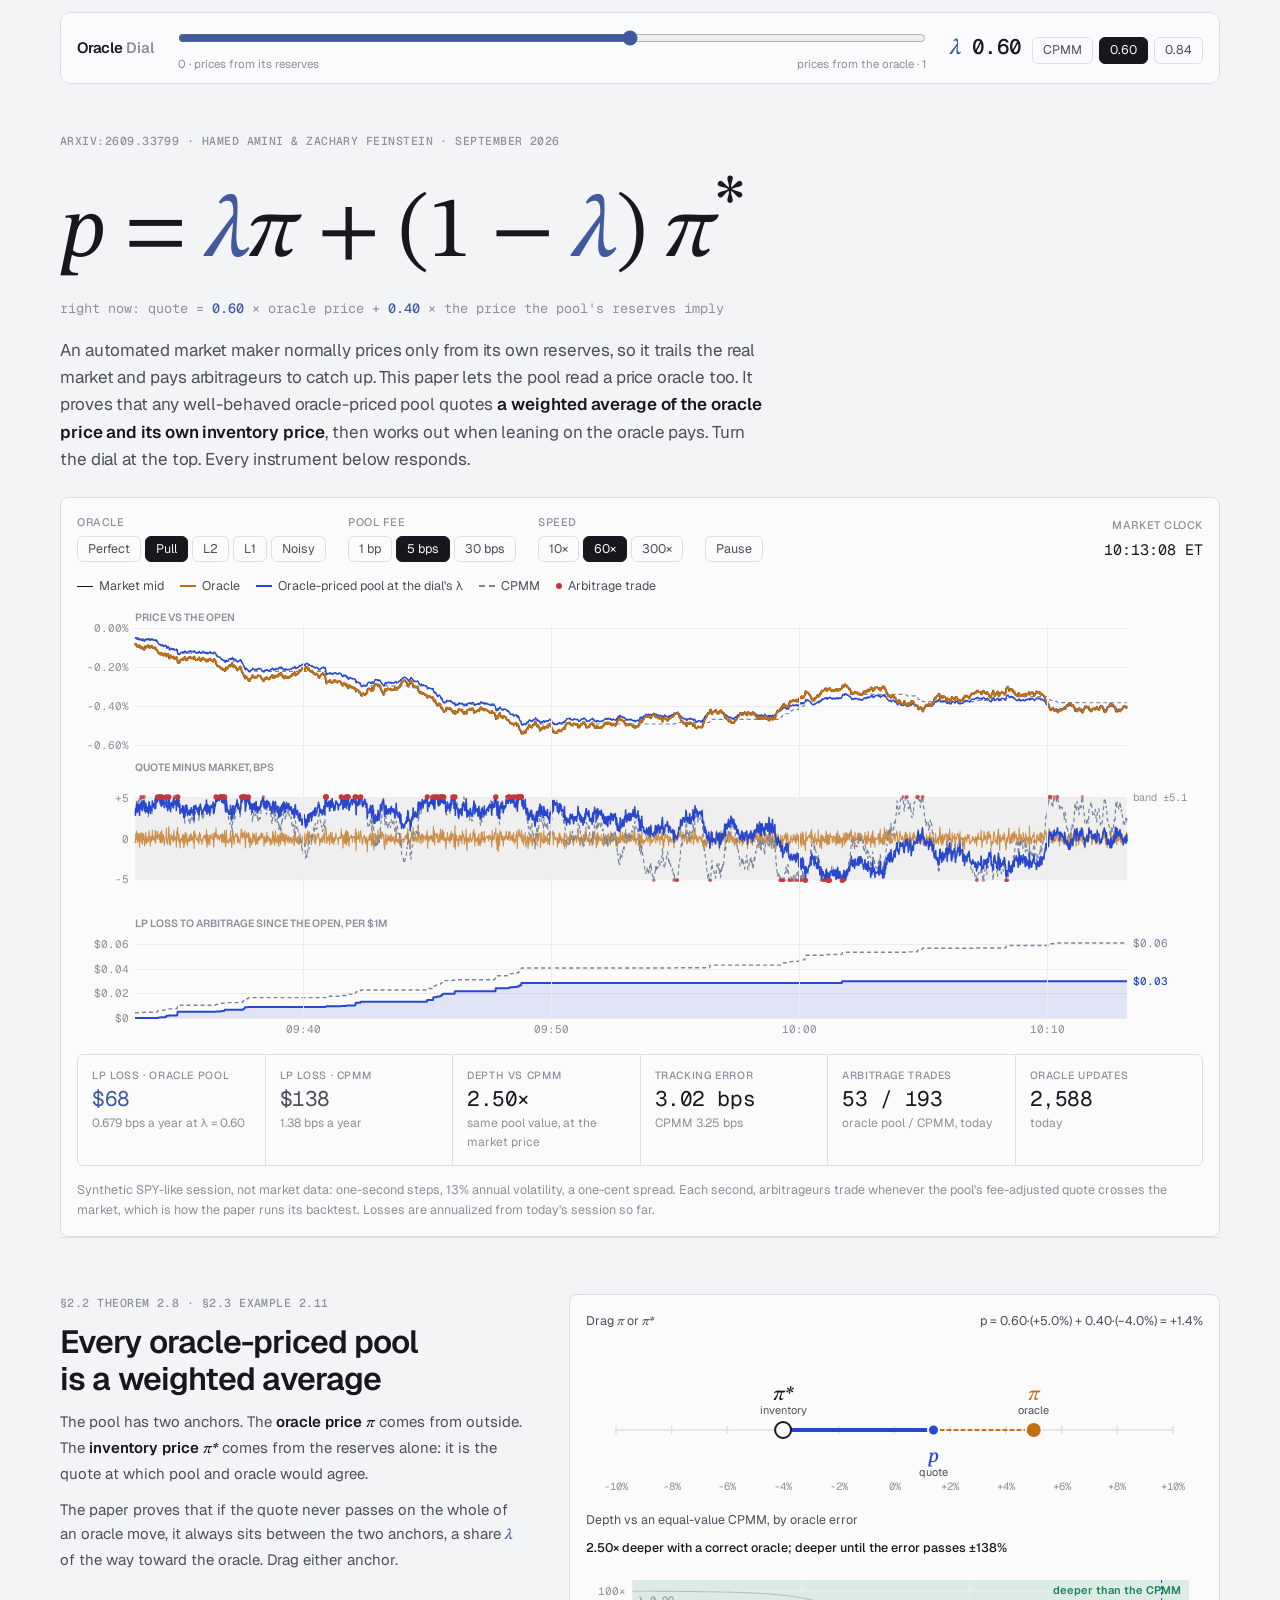
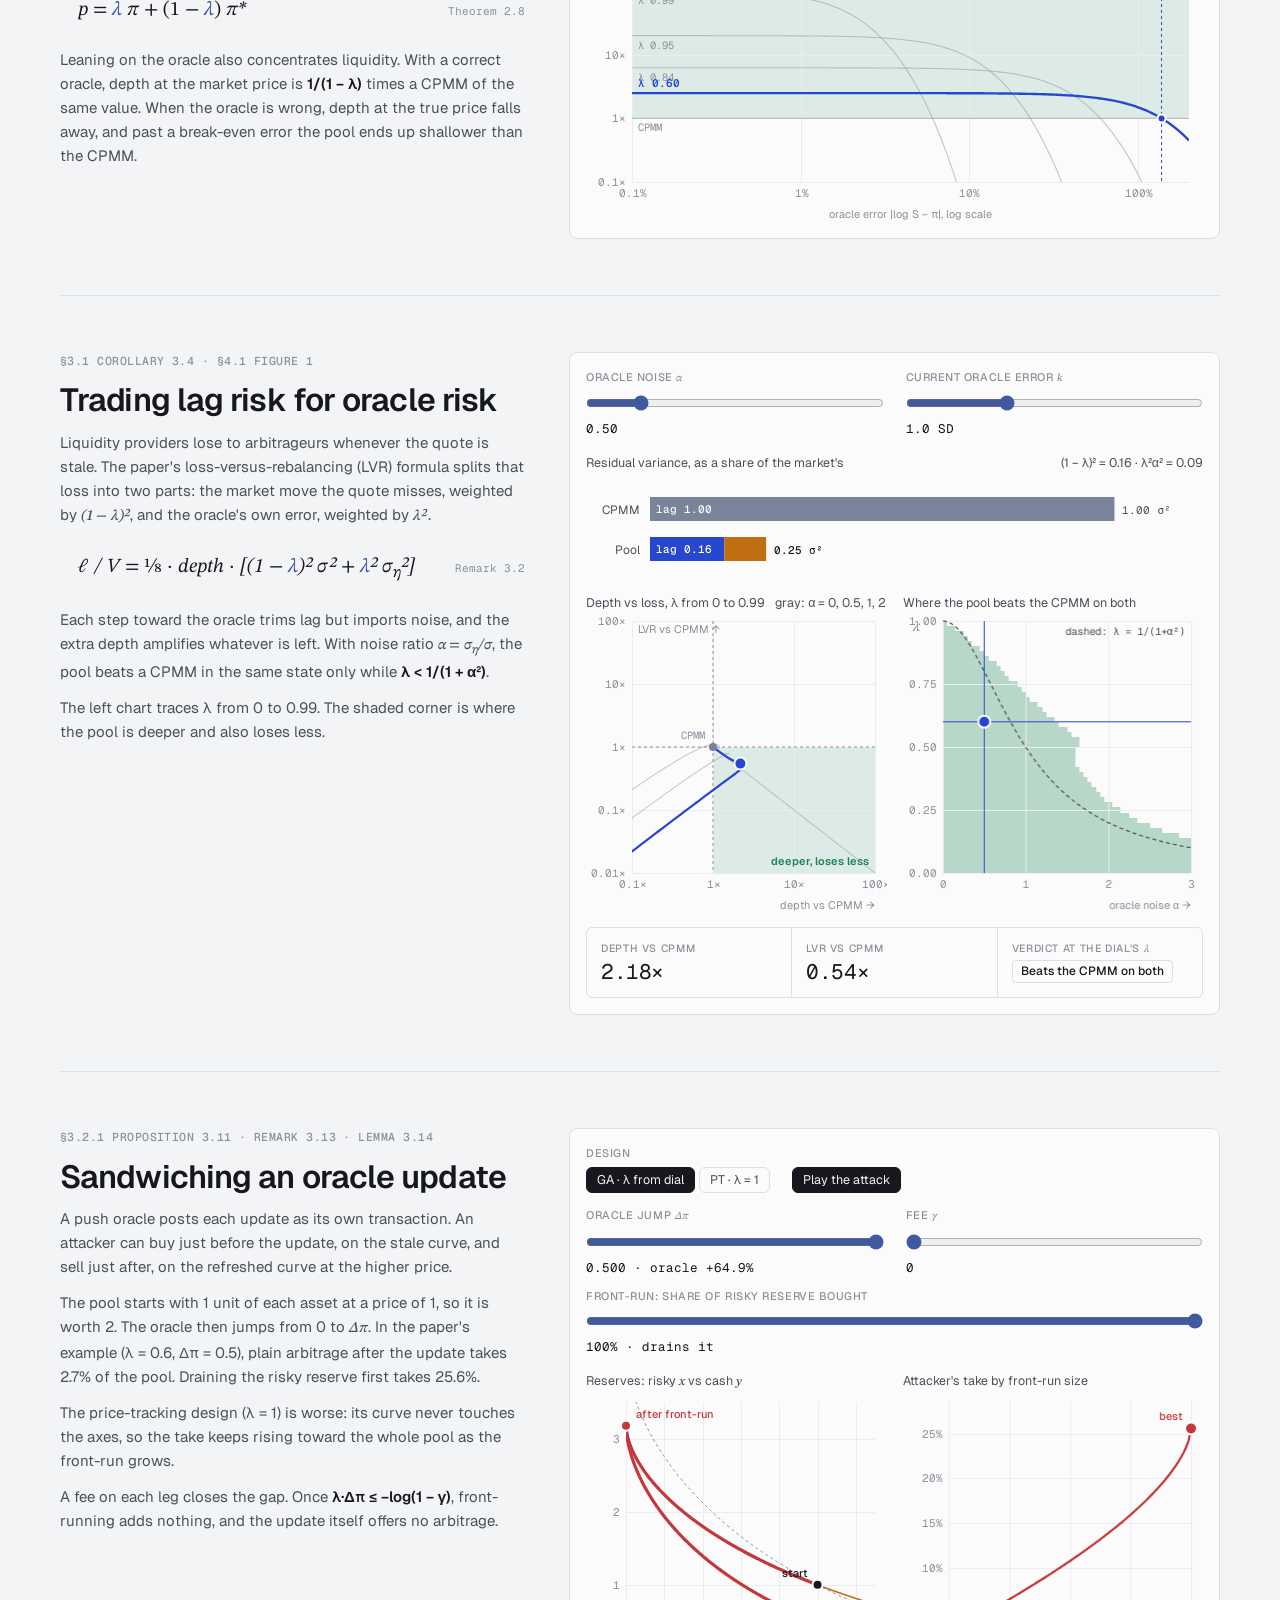
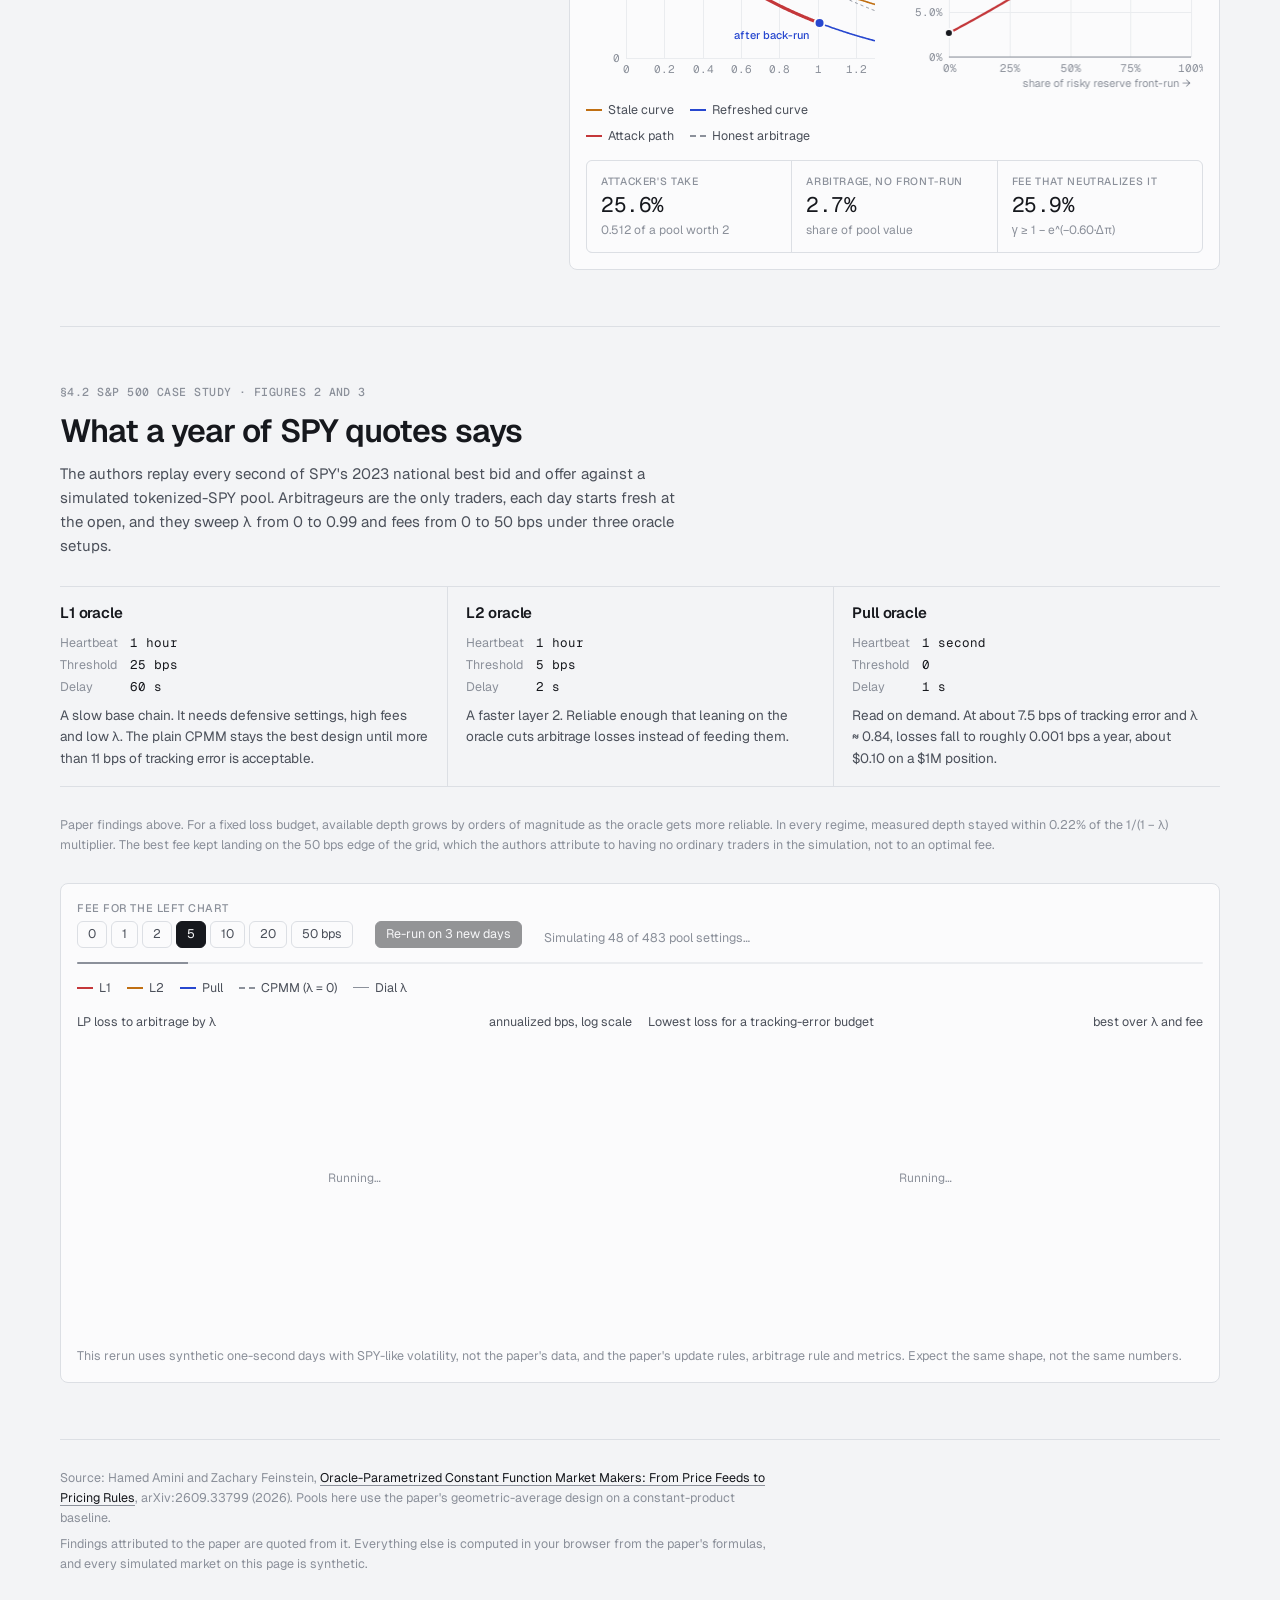
<file: index.html>
<!doctype html>
<html lang="en">
<head>
<meta charset="utf-8">
<meta name="viewport" content="width=device-width, initial-scale=1, viewport-fit=cover">
<title>Oracle Dial</title>
<meta name="description" content="Interactive companion to Amini and Feinstein's paper on oracle-parametrized AMMs: a live arbitrage simulation, the depth and LVR trade-off, an oracle-update sandwich, and a synthetic rerun of the SPY backtest.">
<link rel="canonical" href="https://op-amm.vercel.app/">
<meta name="theme-color" content="#f3f4f6" media="(prefers-color-scheme: light)">
<meta name="theme-color" content="#0f1012" media="(prefers-color-scheme: dark)">
<meta property="og:type" content="website">
<meta property="og:site_name" content="Oracle Dial">
<meta property="og:title" content="Oracle Dial">
<meta property="og:description" content="An interactive companion to Amini and Feinstein's paper on oracle-parametrized AMMs. Turn one dial and watch market depth, arbitrage losses and oracle risk respond.">
<meta property="og:url" content="https://op-amm.vercel.app/">
<meta property="og:image" content="https://op-amm.vercel.app/og.png">
<meta property="og:image:type" content="image/png">
<meta property="og:image:width" content="1200">
<meta property="og:image:height" content="630">
<meta property="og:image:alt" content="The pricing rule p = λπ + (1 − λ)π* above an hour of simulated market, oracle and pool prices, with the title Oracle Dial.">
<meta name="twitter:card" content="summary_large_image">
<meta name="twitter:title" content="Oracle Dial">
<meta name="twitter:description" content="An interactive companion to Amini and Feinstein's paper on oracle-parametrized AMMs. Turn one dial and watch market depth, arbitrage losses and oracle risk respond.">
<meta name="twitter:image" content="https://op-amm.vercel.app/og.png">
<meta name="twitter:image:alt" content="The pricing rule p = λπ + (1 − λ)π* above an hour of simulated market, oracle and pool prices, with the title Oracle Dial.">
<link rel="icon" href="data:image/svg+xml,%3Csvg xmlns='http://www.w3.org/2000/svg' viewBox='0 0 32 32'%3E%3Crect width='32' height='32' rx='7' fill='%2316181d'/%3E%3Ctext x='16' y='23' text-anchor='middle' font-family='Georgia,serif' font-style='italic' font-size='22' fill='%2398abe0'%3E%CE%BB%3C/text%3E%3C/svg%3E">
<link rel="preconnect" href="https://fonts.googleapis.com">
<link rel="preconnect" href="https://fonts.gstatic.com" crossorigin>
<link rel="stylesheet" href="https://fonts.googleapis.com/css2?family=Geist:wght@300..700&family=Geist+Mono:wght@400..600&family=STIX+Two+Text:ital,wght@0,400..700;1,400..700&display=swap">
<link rel="stylesheet" href="styles.css">
</head>
<body>
<div class="shell">
  <header class="dial" aria-label="Oracle sensitivity">
    <div class="wordmark">Oracle <span>Dial</span></div>
    <div class="dial-track">
      <input id="lam" type="range" min="0" max="0.99" step="0.01" value="0.6" aria-label="Oracle sensitivity lambda">
      <div class="dial-ends"><span>0 · prices from its reserves</span><span>prices from the oracle · 1</span></div>
    </div>
    <div class="dial-value">
      <span class="m">λ</span><span class="num" id="lam-out">0.60</span>
      <div class="presets" role="group" aria-label="Preset sensitivities">
        <button class="chip" data-lam="0" title="Plain constant-product AMM, no oracle">CPMM</button>
        <button class="chip" data-lam="0.6" title="The paper's sandwich example (Remark 3.13)">0.60</button>
        <button class="chip" data-lam="0.84" title="Near the pull-oracle optimum in the SPY backtest">0.84</button>
      </div>
    </div>
  </header>

  <main>
    <section class="hero">
      <div class="eyebrow">arXiv:2609.33799 · Hamed Amini &amp; Zachary Feinstein · September 2026</div>
      <p class="equation" aria-label="p equals lambda pi plus one minus lambda, times pi star">
        p <span class="up">=</span> <span class="m-p">λ</span><span class="m-o">π</span> <span class="up">+ (1 −</span> <span class="m-p">λ</span><span class="up">)</span> π<sup class="up">*</sup>
      </p>
      <div class="equation-live">right now: quote = <b id="eq-a">0.60</b> × oracle price + <b id="eq-b">0.40</b> × the price the pool's reserves imply</div>
      <p class="lede">An automated market maker normally prices only from its own reserves, so it trails the real market and pays arbitrageurs to catch up. This paper lets the pool read a price oracle too. It proves that any well-behaved oracle-priced pool quotes <strong>a weighted average of the oracle price and its own inventory price</strong>, then works out when leaning on the oracle pays. Turn the dial at the top. Every instrument below responds.</p>
    </section>

    <section class="instrument" id="live" aria-label="Live market simulation">
      <div class="controls">
        <div class="control"><span class="lab">Oracle</span>
          <div class="seg" id="live-regime" role="group" aria-label="Oracle regime">
            <button data-v="perfect" title="Reads the true mid every second">Perfect</button>
            <button data-v="pull" title="Every second, 1 s delay">Pull</button>
            <button data-v="l2" title="5 bps threshold, 1 h heartbeat, 2 s delay">L2</button>
            <button data-v="l1" title="25 bps threshold, 1 h heartbeat, 60 s delay">L1</button>
            <button data-v="noisy" title="Pull oracle plus mean-reverting error, 3 bps SD">Noisy</button>
          </div>
        </div>
        <div class="control"><span class="lab">Pool fee</span>
          <div class="seg" id="live-fee" role="group" aria-label="Pool fee">
            <button data-v="1">1 bp</button><button data-v="5">5 bps</button><button data-v="30">30 bps</button>
          </div>
        </div>
        <div class="control"><span class="lab">Speed</span>
          <div class="seg" id="live-speed" role="group" aria-label="Simulation speed">
            <button data-v="10">10×</button><button data-v="60">60×</button><button data-v="300">300×</button>
          </div>
        </div>
        <button class="btn" id="live-play" type="button">Pause</button>
        <div class="control clock"><span class="lab">Market clock</span><span class="num" id="live-clock">10:00:00 ET</span></div>
      </div>
      <div class="legend" aria-hidden="true">
        <span class="key" style="color: var(--ink)"><i class="thin"></i><span class="lbl">Market mid</span></span>
        <span class="key" style="color: var(--oracle)"><i></i><span class="lbl">Oracle</span></span>
        <span class="key" style="color: var(--pool)"><i></i><span class="lbl">Oracle-priced pool at the dial's λ</span></span>
        <span class="key" style="color: var(--cpmm)"><i class="dash"></i><span class="lbl">CPMM</span></span>
        <span class="key" style="color: var(--loss)"><i class="pt"></i><span class="lbl">Arbitrage trade</span></span>
      </div>
      <div class="chart-wrap">
        <canvas class="chart" id="live-chart" style="height: 430px" role="img" aria-label="Last 40 minutes: market price, oracle price, pool quotes, quote errors in basis points and cumulative losses to arbitrage"></canvas>
      </div>
      <div class="readouts six">
        <div class="tile"><span class="lab">LP loss · oracle pool</span><span class="val pool" id="live-lvr-ga">–</span><span class="sub" id="live-lvr-ga-sub">per $1M a year</span></div>
        <div class="tile"><span class="lab">LP loss · CPMM</span><span class="val cpmm" id="live-lvr-cp">–</span><span class="sub" id="live-lvr-cp-sub">per $1M a year</span></div>
        <div class="tile"><span class="lab">Depth vs CPMM</span><span class="val" id="live-depth">–</span><span class="sub">same pool value, at the market price</span></div>
        <div class="tile"><span class="lab">Tracking error</span><span class="val" id="live-te">–</span><span class="sub" id="live-te-sub">RMS quote error, bps</span></div>
        <div class="tile"><span class="lab">Arbitrage trades</span><span class="val" id="live-trades">–</span><span class="sub">oracle pool / CPMM, today</span></div>
        <div class="tile"><span class="lab">Oracle updates</span><span class="val" id="live-upd">–</span><span class="sub">today</span></div>
      </div>
      <p class="note">Synthetic SPY-like session, not market data: one-second steps, 13% annual volatility, a one-cent spread. Each second, arbitrageurs trade whenever the pool's fee-adjusted quote crosses the market, which is how the paper runs its backtest. Losses are annualized from today's session so far.</p>
    </section>

    <section class="plate" id="interp">
      <div class="reading">
        <div class="eyebrow">§2.2 Theorem 2.8 · §2.3 Example 2.11</div>
        <h2>Every oracle-priced pool is a weighted average</h2>
        <p>The pool has two anchors. The <strong>oracle price <span class="m m-o">π</span></strong> comes from outside. The <strong>inventory price <span class="m">π*</span></strong> comes from the reserves alone: it is the quote at which pool and oracle would agree.</p>
        <p>The paper proves that if the quote never passes on the whole of an oracle move, it always sits between the two anchors, a share <span class="m m-p">λ</span> of the way toward the oracle. Drag either anchor.</p>
        <div class="formula"><span>p = <span class="m-p">λ</span> <span class="m-o">π</span> <span class="up">+ (1 −</span> <span class="m-p">λ</span><span class="up">)</span> π*</span><span class="tag">Theorem 2.8</span></div>
        <p>Leaning on the oracle also concentrates liquidity. With a correct oracle, depth at the market price is <strong>1/(1 − λ)</strong> times a CPMM of the same value. When the oracle is wrong, depth at the true price falls away, and past a break-even error the pool ends up shallower than the CPMM.</p>
      </div>
      <div class="instrument">
        <div class="chart-title"><span>Drag <span class="m m-o">π</span> or <span class="m">π*</span></span><span id="interp-read"></span></div>
        <canvas class="chart" id="interp-chart" style="height: 150px; touch-action: none" role="img" aria-label="Number line with the inventory price, the oracle price and the quote between them"></canvas>
        <div class="chart-title"><span>Depth vs an equal-value CPMM, by oracle error</span><b id="depth-be"></b></div>
        <canvas class="chart" id="depth-chart" style="height: 250px" role="img" aria-label="Relative depth falling as oracle error grows"></canvas>
      </div>
    </section>

    <section class="plate" id="tradeoff">
      <div class="reading">
        <div class="eyebrow">§3.1 Corollary 3.4 · §4.1 Figure 1</div>
        <h2>Trading lag risk for oracle risk</h2>
        <p>Liquidity providers lose to arbitrageurs whenever the quote is stale. The paper's loss-versus-rebalancing (LVR) formula splits that loss into two parts: the market move the quote misses, weighted by <span class="m">(1 − λ)²</span>, and the oracle's own error, weighted by <span class="m">λ²</span>.</p>
        <div class="formula"><span>ℓ / V <span class="up">=</span> <span class="up">⅛ ·</span> depth <span class="up">·</span> [(1 − <span class="m-p">λ</span>)² σ² + <span class="m-p">λ</span>² σ<sub>η</sub>²]</span><span class="tag">Remark 3.2</span></div>
        <p>Each step toward the oracle trims lag but imports noise, and the extra depth amplifies whatever is left. With noise ratio <span class="m">α = σ<sub>η</sub>/σ</span>, the pool beats a CPMM in the same state only while <strong>λ &lt; 1/(1 + α²)</strong>.</p>
        <p>The left chart traces λ from 0 to 0.99. The shaded corner is where the pool is deeper and also loses less.</p>
      </div>
      <div class="instrument">
        <div class="controls">
          <div class="control grow"><label for="alpha">Oracle noise <span class="m">α</span></label><input id="alpha" type="range" min="0" max="3" step="0.05" value="0.5"><output id="alpha-out" for="alpha">0.50</output></div>
          <div class="control grow"><label for="kmis">Current oracle error <span class="m">k</span></label><input id="kmis" type="range" min="0" max="3" step="0.1" value="1"><output id="kmis-out" for="kmis">1.0</output></div>
        </div>
        <div class="chart-title"><span>Residual variance, as a share of the market's</span><span id="var-read"></span></div>
        <canvas class="chart" id="var-chart" style="height: 92px" role="img" aria-label="Stacked bars of lag and oracle-noise variance"></canvas>
        <div class="two">
          <div class="chart-wrap"><div class="chart-title"><span>Depth vs loss, λ from 0 to 0.99</span><span>gray: α = 0, 0.5, 1, 2</span></div><canvas class="chart" id="frontier-chart" style="height: 300px" role="img" aria-label="Relative depth against relative LVR as lambda varies"></canvas></div>
          <div class="chart-wrap"><div class="chart-title"><span>Where the pool beats the CPMM on both</span></div><canvas class="chart" id="dom-chart" style="height: 300px" role="img" aria-label="Map of lambda and alpha where the pool dominates"></canvas></div>
        </div>
        <div class="readouts">
          <div class="tile"><span class="lab">Depth vs CPMM</span><span class="val" id="to-depth">–</span></div>
          <div class="tile"><span class="lab">LVR vs CPMM</span><span class="val" id="to-lvr">–</span></div>
          <div class="tile"><span class="lab">Verdict at the dial's <span class="m">λ</span></span><span class="val" id="to-verdict" style="font-size: 15px">–</span></div>
        </div>
      </div>
    </section>

    <section class="plate" id="sandwich">
      <div class="reading">
        <div class="eyebrow">§3.2.1 Proposition 3.11 · Remark 3.13 · Lemma 3.14</div>
        <h2>Sandwiching an oracle update</h2>
        <p>A push oracle posts each update as its own transaction. An attacker can buy just before the update, on the stale curve, and sell just after, on the refreshed curve at the higher price.</p>
        <p>The pool starts with 1 unit of each asset at a price of 1, so it is worth 2. The oracle then jumps from 0 to <span class="m">Δπ</span>. In the paper's example (λ = 0.6, Δπ = 0.5), plain arbitrage after the update takes 2.7% of the pool. Draining the risky reserve first takes 25.6%.</p>
        <p>The price-tracking design (λ = 1) is worse: its curve never touches the axes, so the take keeps rising toward the whole pool as the front-run grows.</p>
        <p>A fee on each leg closes the gap. Once <strong>λ·Δπ ≤ −log(1 − γ)</strong>, front-running adds nothing, and the update itself offers no arbitrage.</p>
      </div>
      <div class="instrument">
        <div class="controls">
          <div class="control"><span class="lab">Design</span>
            <div class="seg" id="sw-design" role="group" aria-label="Pool design">
              <button data-v="ga">GA · λ from dial</button><button data-v="pt">PT · λ = 1</button>
            </div>
          </div>
          <button class="btn primary" id="sw-play" type="button">Play the attack</button>
        </div>
        <div class="controls">
          <div class="control grow"><label for="sw-jump">Oracle jump <span class="m">Δπ</span></label><input id="sw-jump" type="range" min="0" max="1000" step="1" value="1000"><output id="sw-jump-out" for="sw-jump"></output></div>
          <div class="control grow"><label for="sw-fee">Fee <span class="m">γ</span></label><input id="sw-fee" type="range" min="0" max="1000" step="1" value="0"><output id="sw-fee-out" for="sw-fee"></output></div>
          <div class="control grow"><label for="sw-f">Front-run: share of risky reserve bought</label><input id="sw-f" type="range" min="0" max="1" step="0.01" value="1"><output id="sw-f-out" for="sw-f"></output></div>
        </div>
        <div class="two">
          <div class="chart-wrap"><div class="chart-title"><span>Reserves: risky <span class="m">x</span> vs cash <span class="m">y</span></span></div><canvas class="chart" id="sw-curves" style="height: 300px" role="img" aria-label="Stale and refreshed trading curves with the attack path"></canvas>
            <div class="legend" aria-hidden="true" style="margin-top: 8px">
              <span class="key" style="color: var(--oracle)"><i></i><span class="lbl">Stale curve</span></span>
              <span class="key" style="color: var(--pool)"><i></i><span class="lbl">Refreshed curve</span></span>
              <span class="key" style="color: var(--loss)"><i></i><span class="lbl">Attack path</span></span>
              <span class="key" style="color: var(--ink-3)"><i class="dash"></i><span class="lbl">Honest arbitrage</span></span>
            </div>
          </div>
          <div class="chart-wrap"><div class="chart-title"><span>Attacker's take by front-run size</span></div><canvas class="chart" id="sw-profit" style="height: 300px" role="img" aria-label="Attack value against front-run size"></canvas></div>
        </div>
        <div class="readouts">
          <div class="tile"><span class="lab">Attacker's take</span><span class="val loss" id="sw-take">–</span><span class="sub" id="sw-take-sub"></span></div>
          <div class="tile"><span class="lab">Arbitrage, no front-run</span><span class="val" id="sw-honest">–</span><span class="sub">share of pool value</span></div>
          <div class="tile"><span class="lab">Fee that neutralizes it</span><span class="val" id="sw-need">–</span><span class="sub" id="sw-need-sub"></span></div>
        </div>
      </div>
    </section>

    <section class="plate wide" id="backtest">
      <div class="reading">
        <div class="eyebrow">§4.2 S&amp;P 500 case study · Figures 2 and 3</div>
        <h2>What a year of SPY quotes says</h2>
        <p>The authors replay every second of SPY's 2023 national best bid and offer against a simulated tokenized-SPY pool. Arbitrageurs are the only traders, each day starts fresh at the open, and they sweep λ from 0 to 0.99 and fees from 0 to 50 bps under three oracle setups.</p>
      </div>
      <div class="regimes">
        <article class="regime">
          <h3>L1 oracle</h3>
          <dl><dt>Heartbeat</dt><dd>1 hour</dd><dt>Threshold</dt><dd>25 bps</dd><dt>Delay</dt><dd>60 s</dd></dl>
          <p>A slow base chain. It needs defensive settings, high fees and low λ. The plain CPMM stays the best design until more than 11 bps of tracking error is acceptable.</p>
        </article>
        <article class="regime">
          <h3>L2 oracle</h3>
          <dl><dt>Heartbeat</dt><dd>1 hour</dd><dt>Threshold</dt><dd>5 bps</dd><dt>Delay</dt><dd>2 s</dd></dl>
          <p>A faster layer 2. Reliable enough that leaning on the oracle cuts arbitrage losses instead of feeding them.</p>
        </article>
        <article class="regime">
          <h3>Pull oracle</h3>
          <dl><dt>Heartbeat</dt><dd>1 second</dd><dt>Threshold</dt><dd>0</dd><dt>Delay</dt><dd>1 s</dd></dl>
          <p>Read on demand. At about 7.5 bps of tracking error and λ ≈ 0.84, losses fall to roughly 0.001 bps a year, about $0.10 on a $1M position.</p>
        </article>
      </div>
      <p class="note">Paper findings above. For a fixed loss budget, available depth grows by orders of magnitude as the oracle gets more reliable. In every regime, measured depth stayed within 0.22% of the 1/(1 − λ) multiplier. The best fee kept landing on the 50 bps edge of the grid, which the authors attribute to having no ordinary traders in the simulation, not to an optimal fee.</p>
      <div class="instrument">
        <div class="controls">
          <div class="control"><span class="lab">Fee for the left chart</span>
            <div class="seg" id="bt-fee" role="group" aria-label="Fee">
              <button data-v="0">0</button><button data-v="1">1</button><button data-v="2">2</button><button data-v="5">5</button><button data-v="10">10</button><button data-v="20">20</button><button data-v="50">50 bps</button>
            </div>
          </div>
          <button class="btn primary" id="bt-run" type="button">Re-run on 3 new days</button>
          <span class="note" id="bt-status"></span>
        </div>
        <div class="progress" aria-hidden="true"><i id="bt-progress"></i></div>
        <div class="legend" aria-hidden="true">
          <span class="key" style="color: var(--loss)"><i></i><span class="lbl">L1</span></span>
          <span class="key" style="color: var(--oracle)"><i></i><span class="lbl">L2</span></span>
          <span class="key" style="color: var(--pool)"><i></i><span class="lbl">Pull</span></span>
          <span class="key" style="color: var(--ink-3)"><i class="dash"></i><span class="lbl" id="bt-cpmm-key">CPMM (λ = 0)</span></span>
          <span class="key" style="color: var(--ink-3)"><i class="thin"></i><span class="lbl">Dial λ</span></span>
        </div>
        <div class="two">
          <div class="chart-wrap"><div class="chart-title"><span>LP loss to arbitrage by λ</span><span>annualized bps, log scale</span></div><canvas class="chart" id="bt-lvr" style="height: 300px" role="img" aria-label="Annualized LVR by lambda for each oracle regime"></canvas></div>
          <div class="chart-wrap"><div class="chart-title"><span>Lowest loss for a tracking-error budget</span><span>best over λ and fee</span></div><canvas class="chart" id="bt-frontier" style="height: 300px" role="img" aria-label="Lowest annualized LVR achievable at each tracking-error allowance, per oracle regime"></canvas></div>
        </div>
        <p class="note">This rerun uses synthetic one-second days with SPY-like volatility, not the paper's data, and the paper's update rules, arbitrage rule and metrics. Expect the same shape, not the same numbers.</p>
      </div>
    </section>
  </main>

  <footer>
    <p>Source: Hamed Amini and Zachary Feinstein, <a href="https://arxiv.org/abs/2609.33799">Oracle-Parametrized Constant Function Market Makers: From Price Feeds to Pricing Rules</a>, arXiv:2609.33799 (2026). Pools here use the paper's geometric-average design on a constant-product baseline.</p>
    <p>Findings attributed to the paper are quoted from it. Everything else is computed in your browser from the paper's formulas, and every simulated market on this page is synthetic.</p>
  </footer>
</div>

<script src="engine.js"></script>
<script src="core.js"></script>
<script src="hero.js"></script>
<script src="plates.js"></script>
<script src="sandwich.js"></script>
<script src="backtest.js"></script>
</body>
</html>
</file>
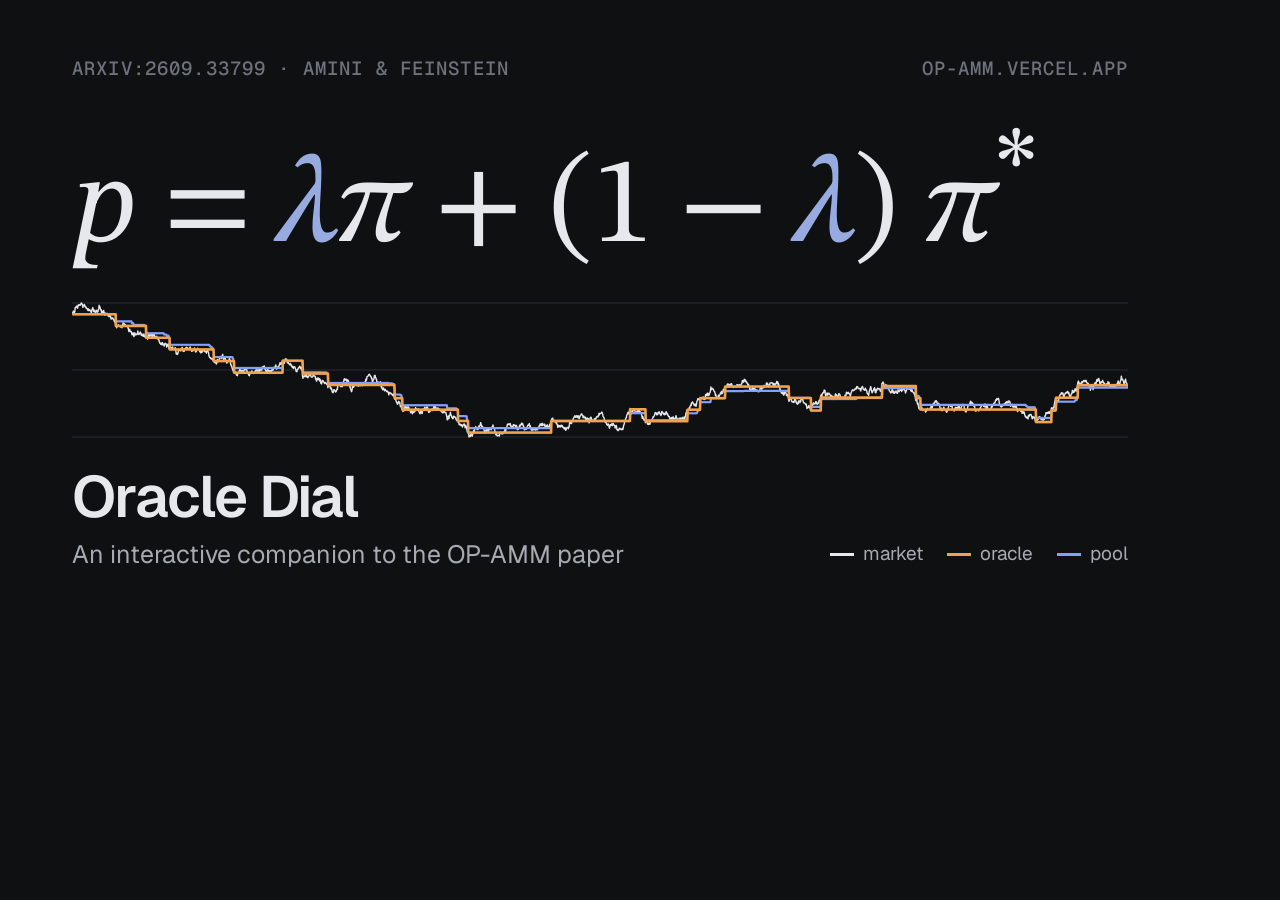
<file: scripts/og-card.html>
<!doctype html>
<html lang="en">
<head>
<meta charset="utf-8">
<title>Oracle Dial preview card</title>
<!-- Source for /og.png (1200 × 630). See "Preview image" in the README to regenerate. -->
<link rel="stylesheet" href="https://fonts.googleapis.com/css2?family=Geist:wght@400;600&family=Geist+Mono:wght@500&family=STIX+Two+Text:ital,wght@1,400&display=block">
<style>
  :root {
    --paper: #0f1012;
    --ink: #e7e8eb;
    --ink-2: #a6aab3;
    --ink-3: #6d727c;
    --rule: #2a2c31;
    --accent: #98abe0;
    --oracle: #f0a24c;
    --pool: #84a0ff;
  }
  html, body { margin: 0; width: 1200px; height: 630px; overflow: hidden; background: var(--paper); color: var(--ink); }
  body { font-family: "Geist", "Helvetica Neue", Arial, sans-serif; -webkit-font-smoothing: antialiased; }
  .card {
    box-sizing: border-box;
    width: 1200px;
    height: 630px;
    padding: 56px 72px 60px;
    display: grid;
    grid-template-rows: auto auto 1fr auto;
  }
  .top {
    display: flex;
    justify-content: space-between;
    font-family: "Geist Mono", ui-monospace, monospace;
    font-weight: 500;
    font-size: 19px;
    letter-spacing: 0.06em;
    text-transform: uppercase;
    color: var(--ink-3);
  }
  .eq {
    font-family: "STIX Two Text", "Times New Roman", serif;
    font-style: italic;
    font-size: 124px;
    line-height: 1;
    letter-spacing: -0.01em;
    margin-top: 40px;
  }
  .eq .l { color: var(--accent); }
  .eq .up { font-style: normal; }
  canvas { width: 1056px; height: 150px; align-self: center; }
  .foot { display: flex; justify-content: space-between; align-items: flex-end; }
  .name { font-weight: 600; font-size: 58px; letter-spacing: -0.03em; line-height: 1; }
  .sub { font-size: 25px; color: var(--ink-2); margin-top: 12px; }
  .key { display: flex; gap: 24px; font-size: 19px; color: var(--ink-2); padding-bottom: 4px; }
  .key i { display: inline-block; width: 24px; border-top: 3px solid; vertical-align: middle; margin-right: 9px; }
</style>
</head>
<body>
<div class="card">
  <div class="top"><span>arXiv:2609.33799 · Amini &amp; Feinstein</span><span>op-amm.vercel.app</span></div>
  <div class="eq">p <span class="up">=</span> <span class="l">λ</span>π <span class="up">+ (1 −</span> <span class="l">λ</span><span class="up">)</span> π<sup class="up">*</sup></div>
  <canvas id="c" width="2112" height="300"></canvas>
  <div class="foot">
    <div>
      <div class="name">Oracle Dial</div>
      <div class="sub">An interactive companion to the OP-AMM paper</div>
    </div>
    <div class="key">
      <span><i style="border-color: var(--ink)"></i>market</span>
      <span><i style="border-color: var(--oracle)"></i>oracle</span>
      <span><i style="border-color: var(--pool)"></i>pool</span>
    </div>
  </div>
</div>
<script src="../engine.js"></script>
<script>
  // The live panel's opening day: an L2 oracle and a λ = 0.6 pool with a 5 bps fee.
  function draw() {
    const day = OD.makeDay(20230103 + 7919);
    const orc = OD.oraclePath(day, OD.REGIMES.l2);
    const pool = new OD.Pool(0.6, 5e-4);
    const T = 3000, q = new Float64Array(T + 1);
    for (let t = 1; t <= T; t++) { pool.step(day.s[t], orc.pi[t]); q[t] = pool.quote; }
    let lo = Infinity, hi = -Infinity;
    for (let t = 1; t <= T; t++) for (const v of [day.s[t], orc.pi[t], q[t]]) { lo = Math.min(lo, v); hi = Math.max(hi, v); }
    const css = getComputedStyle(document.documentElement);
    const col = (n) => css.getPropertyValue(n).trim();
    const ctx = document.getElementById("c").getContext("2d");
    ctx.scale(2, 2);
    const W = 1056, H = 150, pad = 8;
    const x = (t) => (t / T) * W;
    const y = (v) => pad + (1 - (v - lo) / (hi - lo)) * (H - 2 * pad);
    ctx.strokeStyle = col("--rule");
    ctx.lineWidth = 1;
    for (const f of [0, 0.5, 1]) {
      ctx.beginPath(); ctx.moveTo(0, pad + f * (H - 2 * pad)); ctx.lineTo(W, pad + f * (H - 2 * pad)); ctx.stroke();
    }
    const line = (get, color, width) => {
      ctx.strokeStyle = color; ctx.lineWidth = width; ctx.lineJoin = "round";
      ctx.beginPath();
      for (let t = 1; t <= T; t++) t === 1 ? ctx.moveTo(x(t), y(get(t))) : ctx.lineTo(x(t), y(get(t)));
      ctx.stroke();
    };
    line((t) => day.s[t], col("--ink"), 1.4);
    line((t) => q[t], col("--pool"), 2.2);
    line((t) => orc.pi[t], col("--oracle"), 2.6);
  }
  document.fonts.ready.then(() => { draw(); document.body.dataset.ready = "1"; });
</script>
</body>
</html>
</file>
<file: styles.css>
/* Layout: plates down one column, each pairing a short reading with an instrument.
   Interface text is monochrome with one quiet accent for the dial's λ. Charts keep
   a categorical series palette: market ink, oracle amber, pool blue, CPMM slate,
   arbitrage red, dominance green. */
:root {
  --paper: #f3f4f6;
  --plate: #fbfbfc;
  --ink: #16181d;
  --ink-2: #4b505a;
  --ink-3: #8b909a;
  --rule: #dcdfe4;
  --grid: #eaecef;
  --band: rgba(22, 24, 29, 0.05);
  --accent: #415a9f;
  --accent-soft: rgba(65, 90, 159, 0.1);

  /* chart series palette */
  --pool: #2747cf;
  --pool-soft: rgba(39, 71, 207, 0.12);
  --oracle: #c06f12;
  --oracle-soft: rgba(192, 111, 18, 0.14);
  --cpmm: #79849a;
  --loss: #c4373a;
  --win: #1d8455;
  --win-soft: rgba(29, 132, 85, 0.13);

  --font-display: "Geist", "Helvetica Neue", Arial, sans-serif;
  --font-body: "Geist", "Helvetica Neue", Arial, sans-serif;
  --font-math: "STIX Two Text", "STIX Two Math", "Cambria Math", "Times New Roman", serif;
  --font-data: "Geist Mono", ui-monospace, "SFMono-Regular", Menlo, monospace;

  --step-0: 15px;
  --step-1: 17px;
  --step-3: clamp(25px, 3vw, 32px);
  --radius: 8px;
  --gutter: clamp(16px, 4vw, 40px);
  color-scheme: light;
}
@media (prefers-color-scheme: dark) {
  :root:not([data-theme="light"]) {
    --paper: #0f1012;
    --plate: #15161a;
    --ink: #e7e8eb;
    --ink-2: #a6aab3;
    --ink-3: #6d727c;
    --rule: #2a2c31;
    --grid: #1e2024;
    --band: rgba(231, 232, 235, 0.05);
    --accent: #98abe0;
    --accent-soft: rgba(152, 171, 224, 0.12);
    --pool: #84a0ff;
    --pool-soft: rgba(132, 160, 255, 0.16);
    --oracle: #f0a24c;
    --oracle-soft: rgba(240, 162, 76, 0.16);
    --cpmm: #8a95aa;
    --loss: #f2716d;
    --win: #4cc38a;
    --win-soft: rgba(76, 195, 138, 0.15);
    color-scheme: dark;
  }
}
:root[data-theme="dark"] {
  --paper: #0f1012;
  --plate: #15161a;
  --ink: #e7e8eb;
  --ink-2: #a6aab3;
  --ink-3: #6d727c;
  --rule: #2a2c31;
  --grid: #1e2024;
  --band: rgba(231, 232, 235, 0.05);
  --accent: #98abe0;
  --accent-soft: rgba(152, 171, 224, 0.12);
  --pool: #84a0ff;
  --pool-soft: rgba(132, 160, 255, 0.16);
  --oracle: #f0a24c;
  --oracle-soft: rgba(240, 162, 76, 0.16);
  --cpmm: #8a95aa;
  --loss: #f2716d;
  --win: #4cc38a;
  --win-soft: rgba(76, 195, 138, 0.15);
  color-scheme: dark;
}

* { box-sizing: border-box; }
:root { padding-top: env(safe-area-inset-top, 0px); padding-bottom: env(safe-area-inset-bottom, 0px); }
img { max-width: 100%; }
[hidden] { display: none !important; }
body {
  margin: 0;
  background: var(--paper);
  color: var(--ink);
  font-family: var(--font-body);
  font-size: var(--step-0);
  line-height: 1.6;
  padding-inline: var(--gutter);
  padding-block: 0 48px;
  -webkit-font-smoothing: antialiased;
}
a { color: var(--ink); text-decoration-color: var(--ink-3); text-underline-offset: 3px; }
a:hover { text-decoration-color: var(--ink); }
:focus-visible { outline: 2px solid var(--accent); outline-offset: 2px; border-radius: 4px; }
.m { font-family: var(--font-math); font-style: italic; font-weight: 500; letter-spacing: 0.01em; text-transform: none; }
.m-o { color: inherit; }
.m-p { color: var(--accent); }
.num { font-family: var(--font-data); font-variant-numeric: tabular-nums; }
.shell { max-width: 1160px; margin-inline: auto; }

/* ---------- floating dial ---------- */
.dial {
  position: sticky;
  top: env(safe-area-inset-top, 0px);
  z-index: 20;
  margin-top: 12px;
  display: grid;
  grid-template-columns: auto minmax(0, 1fr) auto;
  align-items: center;
  gap: 8px 24px;
  padding: 10px 16px;
  background: color-mix(in srgb, var(--plate) 92%, transparent);
  backdrop-filter: blur(10px);
  -webkit-backdrop-filter: blur(10px);
  border: 1px solid var(--rule);
  border-radius: 10px;
}
.wordmark { font-weight: 600; font-size: 15px; letter-spacing: -0.015em; white-space: nowrap; }
.wordmark span { color: var(--ink-3); }
.dial-track { display: grid; gap: 2px; min-width: 0; }
.dial-ends { display: flex; justify-content: space-between; gap: 12px; font-size: 11.5px; color: var(--ink-3); }
.dial-value { display: flex; align-items: baseline; gap: 10px; white-space: nowrap; }
.dial-value .m { font-size: 22px; color: var(--accent); }
.dial-value .num { font-size: 21px; font-weight: 500; min-width: 3.2ch; letter-spacing: -0.02em; }
.presets { display: flex; gap: 6px; flex-wrap: wrap; }

input[type="range"] { width: 100%; accent-color: var(--accent); margin: 4px 0; min-width: 0; }
#lam { height: 22px; }

.chip, .seg button, .btn {
  font: inherit;
  font-size: 12.5px;
  line-height: 1;
  color: var(--ink-2);
  background: transparent;
  border: 1px solid var(--rule);
  border-radius: 6px;
  padding: 6px 10px;
  cursor: pointer;
  white-space: nowrap;
}
.chip:hover, .seg button:hover, .btn:hover { color: var(--ink); border-color: var(--ink-3); }
.seg { display: inline-flex; flex-wrap: wrap; gap: 4px; }
.seg button[aria-pressed="true"], .chip[aria-pressed="true"] { background: var(--ink); border-color: var(--ink); color: var(--paper); }
.btn.primary { background: var(--ink); border-color: var(--ink); color: var(--paper); }
.btn.primary:hover { color: var(--paper); opacity: 0.88; }
.btn:disabled { opacity: 0.45; cursor: progress; }

/* ---------- hero ---------- */
.hero { padding-block: 48px 24px; display: grid; gap: 18px; }
.eyebrow {
  font-family: var(--font-data);
  font-weight: 500;
  font-size: 11.5px;
  letter-spacing: 0.04em;
  text-transform: uppercase;
  color: var(--ink-3);
}
.equation {
  font-family: var(--font-math);
  font-style: italic;
  font-size: clamp(38px, 7vw, 88px);
  line-height: 1.05;
  letter-spacing: -0.01em;
  margin: 0;
  font-weight: 400;
}
.equation .up { font-style: normal; }
.equation-live { font-family: var(--font-data); font-size: 13.5px; color: var(--ink-3); }
.equation-live b { font-weight: 500; color: var(--accent); }
.lede { max-width: 64ch; font-size: var(--step-1); color: var(--ink-2); margin: 0; letter-spacing: -0.005em; }
.lede strong { color: var(--ink); font-weight: 600; }

/* ---------- instruments ---------- */
.instrument {
  background: var(--plate);
  border: 1px solid var(--rule);
  border-radius: var(--radius);
  padding: 16px;
  display: grid;
  gap: 14px;
  min-width: 0;
}
.controls { display: flex; flex-wrap: wrap; gap: 10px 22px; align-items: end; }
.control.clock { margin-left: auto; justify-items: end; text-align: right; }
.control { display: grid; gap: 4px; min-width: 0; }
.control label, .control .lab { font-size: 11px; font-weight: 500; letter-spacing: 0.05em; text-transform: uppercase; color: var(--ink-3); }
.control.grow { flex: 1 1 220px; }
.control output { font-family: var(--font-data); font-size: 12.5px; color: var(--ink); }
.chart { width: 100%; display: block; }
.chart-wrap { position: relative; min-width: 0; }
.legend { display: flex; flex-wrap: wrap; gap: 6px 16px; font-size: 12.5px; color: var(--ink-2); }
.key { display: inline-flex; align-items: center; gap: 6px; }
.key i { width: 16px; height: 0; border-top: 2px solid currentColor; display: inline-block; }
.key i.thin { border-top-width: 1px; }
.key i.dash { border-top-style: dashed; }
.key i.dot { border-top-style: dotted; }
.key i.pt { width: 6px; height: 6px; border: 0; border-radius: 50%; background: currentColor; }
.key .lbl { color: var(--ink-2); }

.readouts { display: grid; grid-template-columns: repeat(3, minmax(0, 1fr)); gap: 1px; background: var(--rule); border: 1px solid var(--rule); border-radius: 6px; overflow: hidden; }
.tile { background: var(--plate); padding: 12px 14px; display: grid; gap: 2px; align-content: start; min-width: 0; }
.tile .lab { font-size: 10.5px; font-weight: 500; letter-spacing: 0.06em; text-transform: uppercase; color: var(--ink-3); }
.tile .val { font-family: var(--font-data); font-variant-numeric: tabular-nums; font-size: 21px; line-height: 1.25; letter-spacing: -0.02em; }
.tile .sub { font-size: 12px; color: var(--ink-3); }
.readouts.six { grid-template-columns: repeat(6, minmax(0, 1fr)); }
@media (max-width: 1100px) { .readouts.six { grid-template-columns: repeat(3, minmax(0, 1fr)); } }
@media (max-width: 560px) {
  .readouts { grid-template-columns: minmax(0, 1fr); }
  .readouts.six { grid-template-columns: repeat(2, minmax(0, 1fr)); }
}
.val.pool { color: var(--accent); }
.val.cpmm { color: var(--ink-2); }

.pill { display: inline-block; font-family: var(--font-body); font-size: 12px; font-weight: 500; letter-spacing: 0; padding: 3px 8px; border-radius: 4px; border: 1px solid var(--rule); color: var(--ink); }
.pill.loss { color: var(--ink-3); }

/* ---------- plates ---------- */
.plate {
  display: grid;
  grid-template-columns: minmax(0, 5fr) minmax(0, 7fr);
  gap: 28px 44px;
  padding-block: 56px;
  border-top: 1px solid var(--rule);
  align-items: start;
}
.plate.wide { grid-template-columns: minmax(0, 1fr); }
.reading { display: grid; gap: 12px; min-width: 0; }
.reading h2 { font-weight: 600; font-size: var(--step-3); line-height: 1.15; letter-spacing: -0.028em; margin: 0; text-wrap: balance; }
.reading p { margin: 0; max-width: 62ch; color: var(--ink-2); }
.reading p strong { color: var(--ink); font-weight: 600; }
.formula {
  display: flex;
  justify-content: space-between;
  align-items: baseline;
  gap: 16px;
  font-family: var(--font-math);
  font-style: italic;
  font-size: 20px;
  padding: 10px 0 10px 18px;
  overflow-x: auto;
  white-space: nowrap;
}
.formula .up { font-style: normal; }
.formula .tag { font-family: var(--font-data); font-style: normal; font-size: 11px; color: var(--ink-3); }
.note { font-size: 12.5px; color: var(--ink-3); margin: 0; }
.two { display: grid; grid-template-columns: minmax(0, 1fr) minmax(0, 1fr); gap: 16px; }
.chart-title { font-size: 12.5px; color: var(--ink-2); display: flex; justify-content: space-between; gap: 8px; flex-wrap: wrap; }
.chart-title b { color: var(--ink); font-weight: 500; }

.regimes { display: grid; grid-template-columns: repeat(3, minmax(0, 1fr)); gap: 0; border-top: 1px solid var(--rule); border-bottom: 1px solid var(--rule); }
.regime { padding: 14px 18px 16px 0; display: grid; gap: 8px; align-content: start; }
.regime + .regime { padding-left: 18px; border-left: 1px solid var(--rule); }
.regime h3 { margin: 0; font-size: 15px; font-weight: 600; letter-spacing: -0.01em; }
.regime dl { margin: 0; display: grid; grid-template-columns: auto 1fr; gap: 2px 12px; font-size: 12.5px; }
.regime dt { color: var(--ink-3); }
.regime dd { margin: 0; font-family: var(--font-data); }
.regime p { margin: 0; font-size: 13.5px; color: var(--ink-2); }

.progress { height: 2px; background: var(--grid); border-radius: 1px; overflow: hidden; }
.progress i { display: block; height: 100%; width: 0; background: var(--ink-3); transition: width 120ms linear; }

footer { border-top: 1px solid var(--rule); padding-block: 28px 8px; color: var(--ink-3); font-size: 12.5px; display: grid; gap: 6px; }
footer p { margin: 0; max-width: 90ch; }

@media (max-width: 900px) {
  .plate { grid-template-columns: minmax(0, 1fr); padding-block: 40px; }
  .regimes { grid-template-columns: minmax(0, 1fr); }
  .regime + .regime { padding-left: 0; border-left: 0; border-top: 1px solid var(--rule); }
}
@media (max-width: 640px) {
  .dial { grid-template-columns: minmax(0, 1fr) auto; padding: 8px 12px; }
  .dial-track { grid-column: 1 / -1; grid-row: 2; }
  .presets { display: none; }
  .two { grid-template-columns: minmax(0, 1fr); }
  .tile .val { font-size: 18px; }
  .formula { padding-left: 0; }
}
@media (prefers-reduced-motion: reduce) {
  * { scroll-behavior: auto !important; transition: none !important; animation: none !important; }
}
</file>
